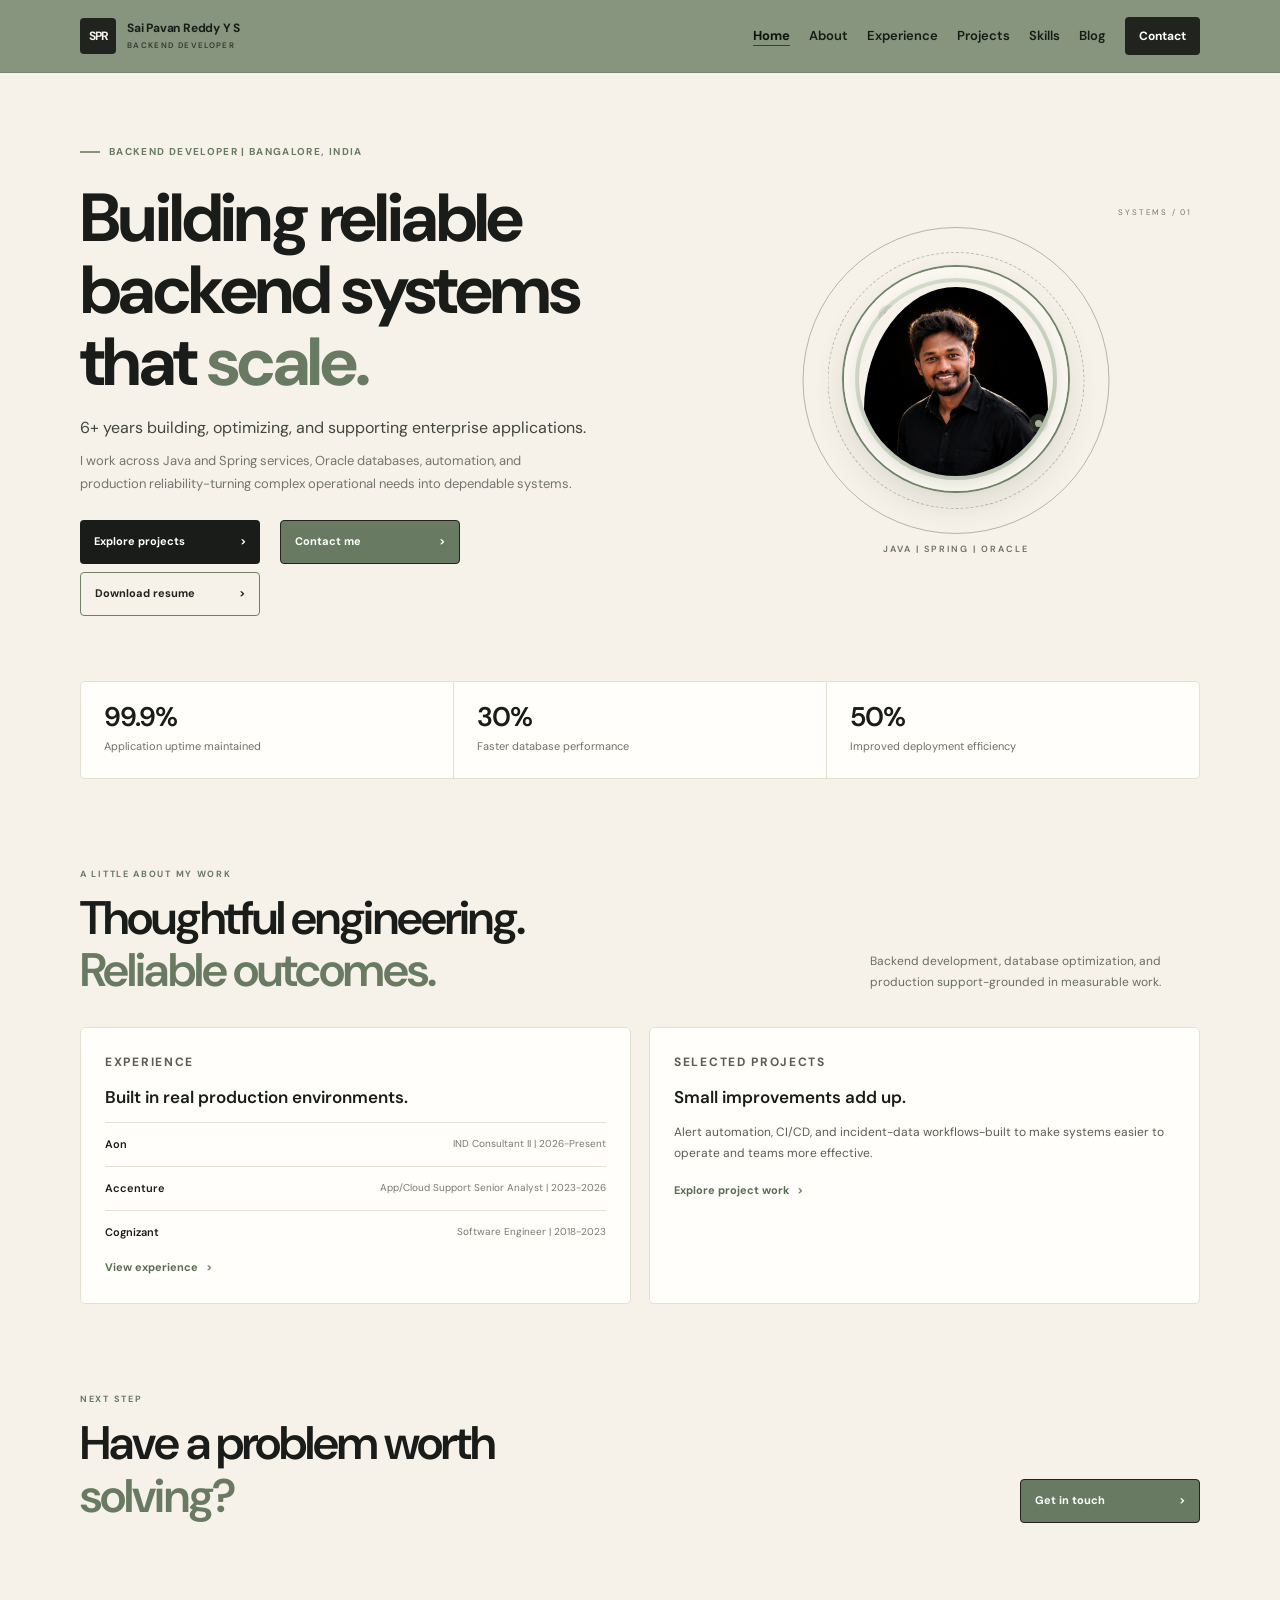
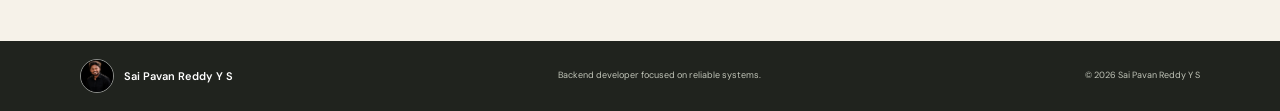
<file: index.html>
<!doctype html>
<html lang="en"><head><meta charset="utf-8"><meta name="viewport" content="width=device-width, initial-scale=1"><meta name="theme-color" content="#f3f6f9"><link rel="icon" type="image/svg+xml" href="assets/spr-favicon.svg"><meta name="description" content="Sai Pavan Reddy Y S is a backend developer in Bangalore specializing in Java, Spring Boot, Oracle, PL/SQL, automation, and reliable enterprise systems."><title>Sai Pavan Reddy Y S | Backend Developer</title><link rel="stylesheet" href="styles.css"><link rel="stylesheet" href="theme.css"><script src="menu.js" defer></script></head>
<body><a class="skip" href="#main">Skip to content</a><header class="header"><nav class="nav wrap" aria-label="Main navigation"><a class="identity" href="index.html" aria-label="Sai Pavan Reddy Y S home"><span class="monogram">SPR</span><span class="identity-name">Sai Pavan Reddy Y S<small>BACKEND DEVELOPER</small></span></a><button class="menu-button" aria-expanded="false" aria-controls="nav-items" aria-label="Open navigation"><span></span><span></span></button><div class="nav-items" id="nav-items"><a aria-current="page" href="index.html">Home</a><a href="about.html">About</a><a href="experience.html">Experience</a><a href="projects.html">Projects</a><a href="skills.html">Skills</a><a href="blog.html">Blog</a><a class="nav-contact" href="contact.html">Contact</a></div></nav></header>
<main id="main"><section class="hero wrap"><div><p class="kicker">Backend Developer  |  Bangalore, India</p><h1>Building reliable<br>backend systems<br>that <em>scale.</em></h1><p class="hero-sub">6+ years building, optimizing, and supporting enterprise applications.</p><p class="hero-detail">I work across Java and Spring services, Oracle databases, automation, and production reliability-turning complex operational needs into dependable systems.</p><div class="actions"><div class="action-stack"><a class="btn btn-main" href="projects.html">Explore projects <span aria-hidden="true">></span></a><a class="btn btn-outline btn-resume" href="SaiPavanReddy_YS_Resume.pdf" download>Download resume <span aria-hidden="true">></span></a></div><a class="btn btn-secondary" href="contact.html">Contact me <span aria-hidden="true">></span></a></div></div><div class="hero-art" role="img" aria-label="Portrait of Sai Pavan Reddy"><span class="art-index">SYSTEMS / 01</span><div class="art-orbit"><span class="art-core"><img src="assets/sai-pavan-reddy.png" alt=""></span></div><span class="art-label">JAVA | SPRING | ORACLE</span></div></section>
<section class="wrap" aria-label="Selected career outcomes"><div class="stats"><div class="stat"><strong>99.9%</strong><span>Application uptime maintained</span></div><div class="stat"><strong>30%</strong><span>Faster database performance</span></div><div class="stat"><strong>50%</strong><span>Improved deployment efficiency</span></div></div></section>
<section class="section wrap"><div class="section-head"><div><p class="eyebrow">A LITTLE ABOUT MY WORK</p><h2>Thoughtful engineering.<br><span>Reliable outcomes.</span></h2></div><p class="section-note">Backend development, database optimization, and production support-grounded in measurable work.</p></div><div class="home-lower"><article class="surface home-panel"><p class="eyebrow">EXPERIENCE</p><h3>Built in real production environments.</h3><div class="role-preview"><strong>Aon</strong><span>IND Consultant II  |  2026-Present</span></div><div class="role-preview"><strong>Accenture</strong><span>App/Cloud Support Senior Analyst  |  2023-2026</span></div><div class="role-preview"><strong>Cognizant</strong><span>Software Engineer  |  2018-2023</span></div><a class="text-link" href="experience.html">View experience <span>></span></a></article><article class="surface home-panel"><p class="eyebrow">SELECTED PROJECTS</p><h3>Small improvements add up.</h3><p>Alert automation, CI/CD, and incident-data workflows-built to make systems easier to operate and teams more effective.</p><a class="text-link" href="projects.html">Explore project work <span>></span></a></article></div></section>
<section class="section wrap" style="padding-top:0"><div class="section-head"><div><p class="eyebrow">NEXT STEP</p><h2>Have a problem worth<br><span>solving?</span></h2></div><a class="btn btn-secondary" href="contact.html">Get in touch <span aria-hidden="true">></span></a></div></section></main>
<footer class="footer"><div class="footer-inner wrap"><a class="footer-brand" href="index.html"><img src="assets/sai-pavan-reddy.png" alt="">Sai Pavan Reddy Y S</a><p>Backend developer focused on reliable systems.</p><span class="copyright">© <span data-year>2026</span> Sai Pavan Reddy Y S</span></div></footer></body></html>
</file>
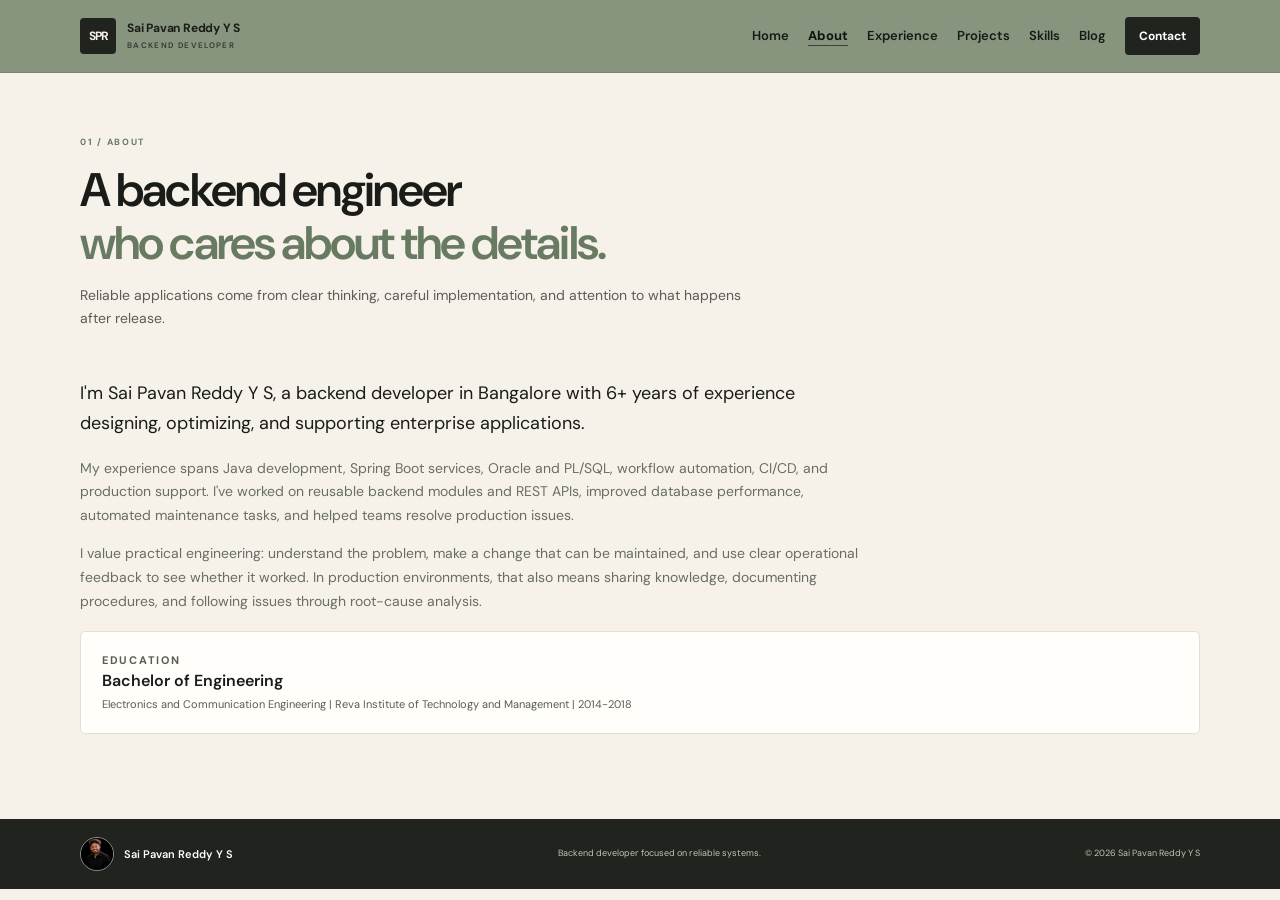
<file: about.html>
<!doctype html>
<html lang="en"><head><meta charset="utf-8"><meta name="viewport" content="width=device-width, initial-scale=1"><meta name="theme-color" content="#f3f6f9"><link rel="icon" type="image/svg+xml" href="assets/spr-favicon.svg"><meta name="description" content="About Sai Pavan Reddy Y S, backend developer with 6+ years of Java, Oracle, automation, and enterprise application experience."><title>About | Sai Pavan Reddy Y S</title><link rel="stylesheet" href="styles.css"><link rel="stylesheet" href="theme.css"><script src="menu.js" defer></script></head><body><a class="skip" href="#main">Skip to content</a><header class="header"><nav class="nav wrap" aria-label="Main navigation"><a class="identity" href="index.html"><span class="monogram">SPR</span><span class="identity-name">Sai Pavan Reddy Y S<small>BACKEND DEVELOPER</small></span></a><button class="menu-button" aria-expanded="false" aria-controls="nav-items" aria-label="Open navigation"><span></span><span></span></button><div class="nav-items" id="nav-items"><a href="index.html">Home</a><a aria-current="page" href="about.html">About</a><a href="experience.html">Experience</a><a href="projects.html">Projects</a><a href="skills.html">Skills</a><a href="blog.html">Blog</a><a class="nav-contact" href="contact.html">Contact</a></div></nav></header><main id="main"><section class="page-intro wrap"><p class="eyebrow">01 / ABOUT</p><h1 class="page-title">A backend engineer<br><span>who cares about the details.</span></h1><p>Reliable applications come from clear thinking, careful implementation, and attention to what happens after release.</p></section><section class="content-section wrap"><div class="prose"><p class="lead">I'm Sai Pavan Reddy Y S, a backend developer in Bangalore with 6+ years of experience designing, optimizing, and supporting enterprise applications.</p><p>My experience spans Java development, Spring Boot services, Oracle and PL/SQL, workflow automation, CI/CD, and production support. I've worked on reusable backend modules and REST APIs, improved database performance, automated maintenance tasks, and helped teams resolve production issues.</p><p>I value practical engineering: understand the problem, make a change that can be maintained, and use clear operational feedback to see whether it worked. In production environments, that also means sharing knowledge, documenting procedures, and following issues through root-cause analysis.</p></div><div class="surface education-row"><p class="eyebrow">EDUCATION</p><h2>Bachelor of Engineering</h2><p>Electronics and Communication Engineering  |  Reva Institute of Technology and Management  |  2014-2018</p></div></section></main><footer class="footer"><div class="footer-inner wrap"><a class="footer-brand" href="index.html"><img src="assets/sai-pavan-reddy.png" alt="">Sai Pavan Reddy Y S</a><p>Backend developer focused on reliable systems.</p><span class="copyright">© <span data-year>2026</span> Sai Pavan Reddy Y S</span></div></footer></body></html>
</file>
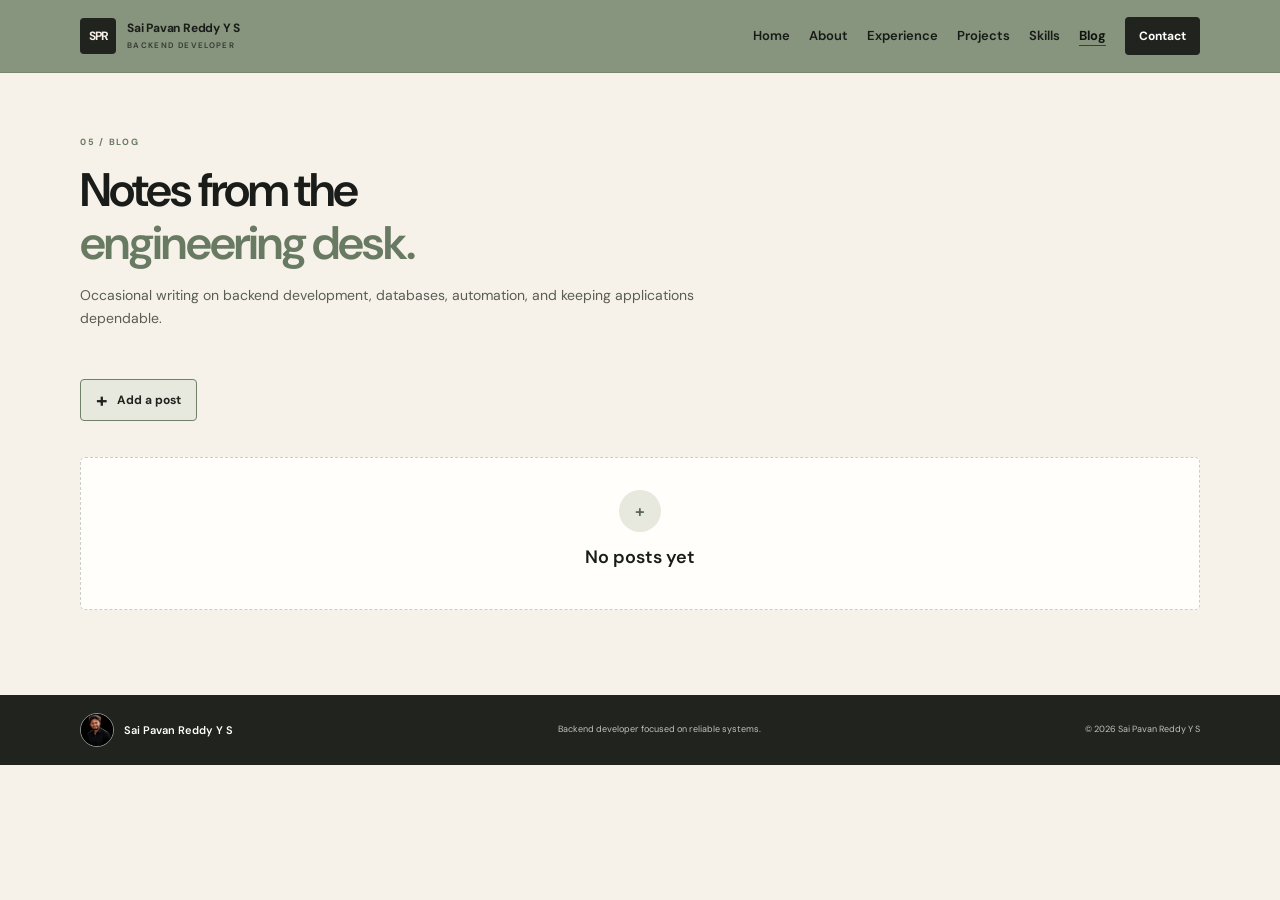
<file: blog.html>
<!doctype html>
<html lang="en"><head><meta charset="utf-8"><meta name="viewport" content="width=device-width, initial-scale=1"><meta name="theme-color" content="#f3f6f9"><link rel="icon" type="image/svg+xml" href="assets/spr-favicon.svg"><meta name="description" content="Blog by Sai Pavan Reddy Y S."><title>Blog | Sai Pavan Reddy Y S</title><link rel="stylesheet" href="styles.css"><link rel="stylesheet" href="theme.css"><script src="menu.js" defer></script><script src="blog.js" defer></script></head><body><a class="skip" href="#main">Skip to content</a><header class="header"><nav class="nav wrap" aria-label="Main navigation"><a class="identity" href="index.html"><span class="monogram">SPR</span><span class="identity-name">Sai Pavan Reddy Y S<small>BACKEND DEVELOPER</small></span></a><button class="menu-button" aria-expanded="false" aria-controls="nav-items" aria-label="Open navigation"><span></span><span></span></button><div class="nav-items" id="nav-items"><a href="index.html">Home</a><a href="about.html">About</a><a href="experience.html">Experience</a><a href="projects.html">Projects</a><a href="skills.html">Skills</a><a aria-current="page" href="blog.html">Blog</a><a class="nav-contact" href="contact.html">Contact</a></div></nav></header><main id="main"><section class="page-intro wrap"><p class="eyebrow">05 / BLOG</p><h1 class="page-title">Notes from the<br><span>engineering desk.</span></h1><p>Occasional writing on backend development, databases, automation, and keeping applications dependable.</p></section><section class="content-section wrap"><div class="blog-toolbar"><button class="add-post-button" id="add-post-toggle" type="button" aria-expanded="false" aria-controls="post-editor"><span aria-hidden="true">+</span> Add a post</button></div><form class="surface post-editor" id="post-editor" hidden><div class="editor-heading"><p class="eyebrow">NEW ARTICLE</p><h2>Write a post</h2></div><label for="post-title">Title</label><input id="post-title" name="title" type="text" maxlength="100" required><div class="editor-row"><div><label for="post-category">Topic <span>(optional)</span></label><input id="post-category" name="category" type="text" maxlength="40" placeholder="Backend, databases, automation..."></div><div><label for="post-date">Date</label><input id="post-date" name="date" type="date" required></div></div><label for="post-summary">Short introduction</label><textarea id="post-summary" name="summary" rows="3" maxlength="240" required></textarea><label for="post-body">Article</label><textarea id="post-body" name="body" rows="8" required></textarea><p class="editor-message" id="editor-message" aria-live="polite"></p><div class="editor-actions"><button class="btn btn-main" type="submit">Save post <span aria-hidden="true">></span></button><button class="editor-cancel" id="cancel-post" type="button">Cancel</button></div></form><div class="post-list" id="post-list" aria-live="polite"></div><div class="post-empty" id="post-empty"><span class="empty-mark" aria-hidden="true">+</span><h2>No posts yet</h2></div></section></main><footer class="footer"><div class="footer-inner wrap"><a class="footer-brand" href="index.html"><img src="assets/sai-pavan-reddy.png" alt="">Sai Pavan Reddy Y S</a><p>Backend developer focused on reliable systems.</p><span class="copyright">© <span data-year>2026</span> Sai Pavan Reddy Y S</span></div></footer></body></html>
</file>
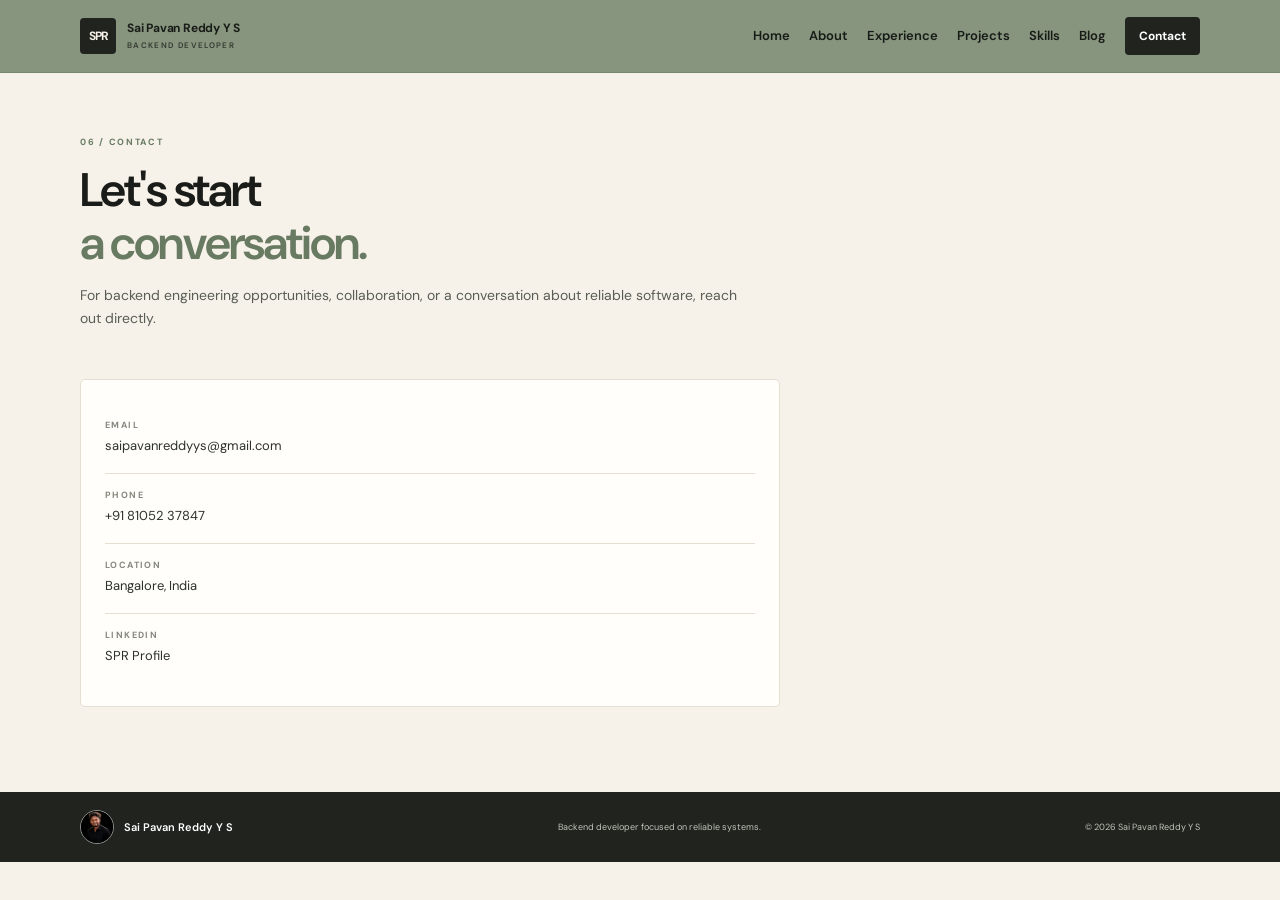
<file: contact.html>
<!doctype html>
<html lang="en"><head><meta charset="utf-8"><meta name="viewport" content="width=device-width, initial-scale=1"><meta name="theme-color" content="#f3f6f9"><link rel="icon" type="image/svg+xml" href="assets/spr-favicon.svg"><meta name="description" content="Contact Sai Pavan Reddy Y S, backend developer in Bangalore, India."><title>Contact | Sai Pavan Reddy Y S</title><link rel="stylesheet" href="styles.css"><link rel="stylesheet" href="theme.css"><script src="menu.js" defer></script></head><body><a class="skip" href="#main">Skip to content</a><header class="header"><nav class="nav wrap" aria-label="Main navigation"><a class="identity" href="index.html"><span class="monogram">SPR</span><span class="identity-name">Sai Pavan Reddy Y S<small>BACKEND DEVELOPER</small></span></a><button class="menu-button" aria-expanded="false" aria-controls="nav-items" aria-label="Open navigation"><span></span><span></span></button><div class="nav-items" id="nav-items"><a href="index.html">Home</a><a href="about.html">About</a><a href="experience.html">Experience</a><a href="projects.html">Projects</a><a href="skills.html">Skills</a><a href="blog.html">Blog</a><a class="nav-contact" aria-current="page" href="contact.html">Contact</a></div></nav></header><main id="main"><section class="page-intro wrap"><p class="eyebrow">06 / CONTACT</p><h1 class="page-title">Let's start<br><span>a conversation.</span></h1><p>For backend engineering opportunities, collaboration, or a conversation about reliable software, reach out directly.</p></section><section class="content-section wrap"><div class="contact-layout contact-layout-single"><div class="surface contact-card"><a class="contact-row" href="mailto:saipavanreddyys@gmail.com"><small>EMAIL</small><span>saipavanreddyys@gmail.com</span></a><a class="contact-row" href="tel:+918105237847"><small>PHONE</small><span>+91 81052 37847</span></a><div class="contact-row"><small>LOCATION</small><span>Bangalore, India</span></div><a class="contact-row" href="https://www.linkedin.com/in/sai-pavan-reddy-y-s-6273aa115/?isSelfProfile=true" target="_blank" rel="noopener noreferrer"><small>LINKEDIN</small><span>SPR Profile</span></a></div></div></section></main><footer class="footer"><div class="footer-inner wrap"><a class="footer-brand" href="index.html"><img src="assets/sai-pavan-reddy.png" alt="">Sai Pavan Reddy Y S</a><p>Backend developer focused on reliable systems.</p><span class="copyright">© <span data-year>2026</span> Sai Pavan Reddy Y S</span></div></footer></body></html>
</file>
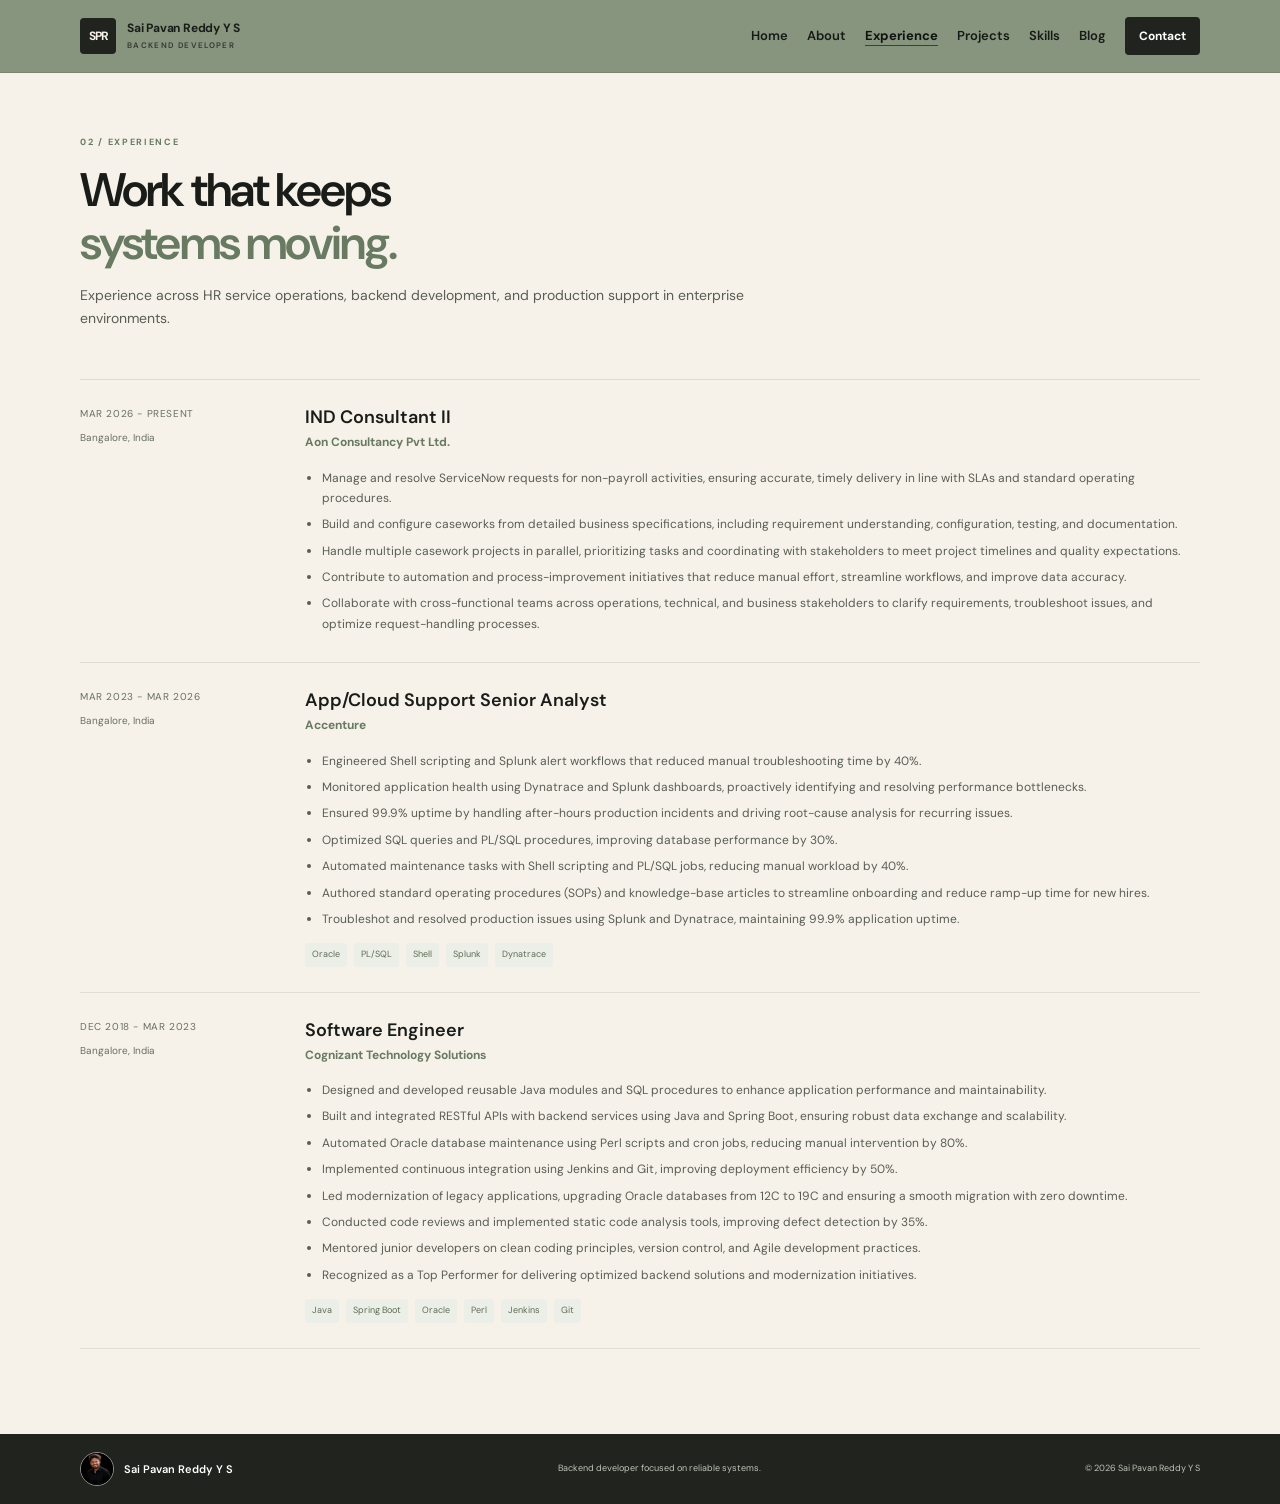
<file: experience.html>
<!doctype html>
<html lang="en"><head><meta charset="utf-8"><meta name="viewport" content="width=device-width, initial-scale=1"><meta name="theme-color" content="#f3f6f9"><link rel="icon" type="image/svg+xml" href="assets/spr-favicon.svg"><meta name="description" content="Professional experience of Sai Pavan Reddy Y S at Aon, Accenture, and Cognizant."><title>Experience | Sai Pavan Reddy Y S</title><link rel="stylesheet" href="styles.css"><link rel="stylesheet" href="theme.css"><script src="menu.js" defer></script></head><body><a class="skip" href="#main">Skip to content</a><header class="header"><nav class="nav wrap" aria-label="Main navigation"><a class="identity" href="index.html"><span class="monogram">SPR</span><span class="identity-name">Sai Pavan Reddy Y S<small>BACKEND DEVELOPER</small></span></a><button class="menu-button" aria-expanded="false" aria-controls="nav-items" aria-label="Open navigation"><span></span><span></span></button><div class="nav-items" id="nav-items"><a href="index.html">Home</a><a href="about.html">About</a><a aria-current="page" href="experience.html">Experience</a><a href="projects.html">Projects</a><a href="skills.html">Skills</a><a href="blog.html">Blog</a><a class="nav-contact" href="contact.html">Contact</a></div></nav></header><main id="main"><section class="page-intro wrap"><p class="eyebrow">02 / EXPERIENCE</p><h1 class="page-title">Work that keeps<br><span>systems moving.</span></h1><p>Experience across HR service operations, backend development, and production support in enterprise environments.</p></section><section class="content-section wrap"><div class="timeline"><article class="timeline-item"><div class="timeline-meta">MAR 2026 - PRESENT<span>Bangalore, India</span></div><div class="timeline-body"><h2>IND Consultant II</h2><h3>Aon Consultancy Pvt Ltd.</h3><ul><li>Manage and resolve ServiceNow requests for non-payroll activities, ensuring accurate, timely delivery in line with SLAs and standard operating procedures.</li><li>Build and configure caseworks from detailed business specifications, including requirement understanding, configuration, testing, and documentation.</li><li>Handle multiple casework projects in parallel, prioritizing tasks and coordinating with stakeholders to meet project timelines and quality expectations.</li><li>Contribute to automation and process-improvement initiatives that reduce manual effort, streamline workflows, and improve data accuracy.</li><li>Collaborate with cross-functional teams across operations, technical, and business stakeholders to clarify requirements, troubleshoot issues, and optimize request-handling processes.</li></ul></div></article><article class="timeline-item"><div class="timeline-meta">MAR 2023 - MAR 2026<span>Bangalore, India</span></div><div class="timeline-body"><h2>App/Cloud Support Senior Analyst</h2><h3>Accenture</h3><ul><li>Engineered Shell scripting and Splunk alert workflows that reduced manual troubleshooting time by 40%.</li><li>Monitored application health using Dynatrace and Splunk dashboards, proactively identifying and resolving performance bottlenecks.</li><li>Ensured 99.9% uptime by handling after-hours production incidents and driving root-cause analysis for recurring issues.</li><li>Optimized SQL queries and PL/SQL procedures, improving database performance by 30%.</li><li>Automated maintenance tasks with Shell scripting and PL/SQL jobs, reducing manual workload by 40%.</li><li>Authored standard operating procedures (SOPs) and knowledge-base articles to streamline onboarding and reduce ramp-up time for new hires.</li><li>Troubleshot and resolved production issues using Splunk and Dynatrace, maintaining 99.9% application uptime.</li></ul><div class="tag-row"><span>Oracle</span><span>PL/SQL</span><span>Shell</span><span>Splunk</span><span>Dynatrace</span></div></div></article><article class="timeline-item"><div class="timeline-meta">DEC 2018 - MAR 2023<span>Bangalore, India</span></div><div class="timeline-body"><h2>Software Engineer</h2><h3>Cognizant Technology Solutions</h3><ul><li>Designed and developed reusable Java modules and SQL procedures to enhance application performance and maintainability.</li><li>Built and integrated RESTful APIs with backend services using Java and Spring Boot, ensuring robust data exchange and scalability.</li><li>Automated Oracle database maintenance using Perl scripts and cron jobs, reducing manual intervention by 80%.</li><li>Implemented continuous integration using Jenkins and Git, improving deployment efficiency by 50%.</li><li>Led modernization of legacy applications, upgrading Oracle databases from 12C to 19C and ensuring a smooth migration with zero downtime.</li><li>Conducted code reviews and implemented static code analysis tools, improving defect detection by 35%.</li><li>Mentored junior developers on clean coding principles, version control, and Agile development practices.</li><li>Recognized as a Top Performer for delivering optimized backend solutions and modernization initiatives.</li></ul><div class="tag-row"><span>Java</span><span>Spring Boot</span><span>Oracle</span><span>Perl</span><span>Jenkins</span><span>Git</span></div></div></article></div></section></main><footer class="footer"><div class="footer-inner wrap"><a class="footer-brand" href="index.html"><img src="assets/sai-pavan-reddy.png" alt="">Sai Pavan Reddy Y S</a><p>Backend developer focused on reliable systems.</p><span class="copyright">© <span data-year>2026</span> Sai Pavan Reddy Y S</span></div></footer></body></html>
</file>
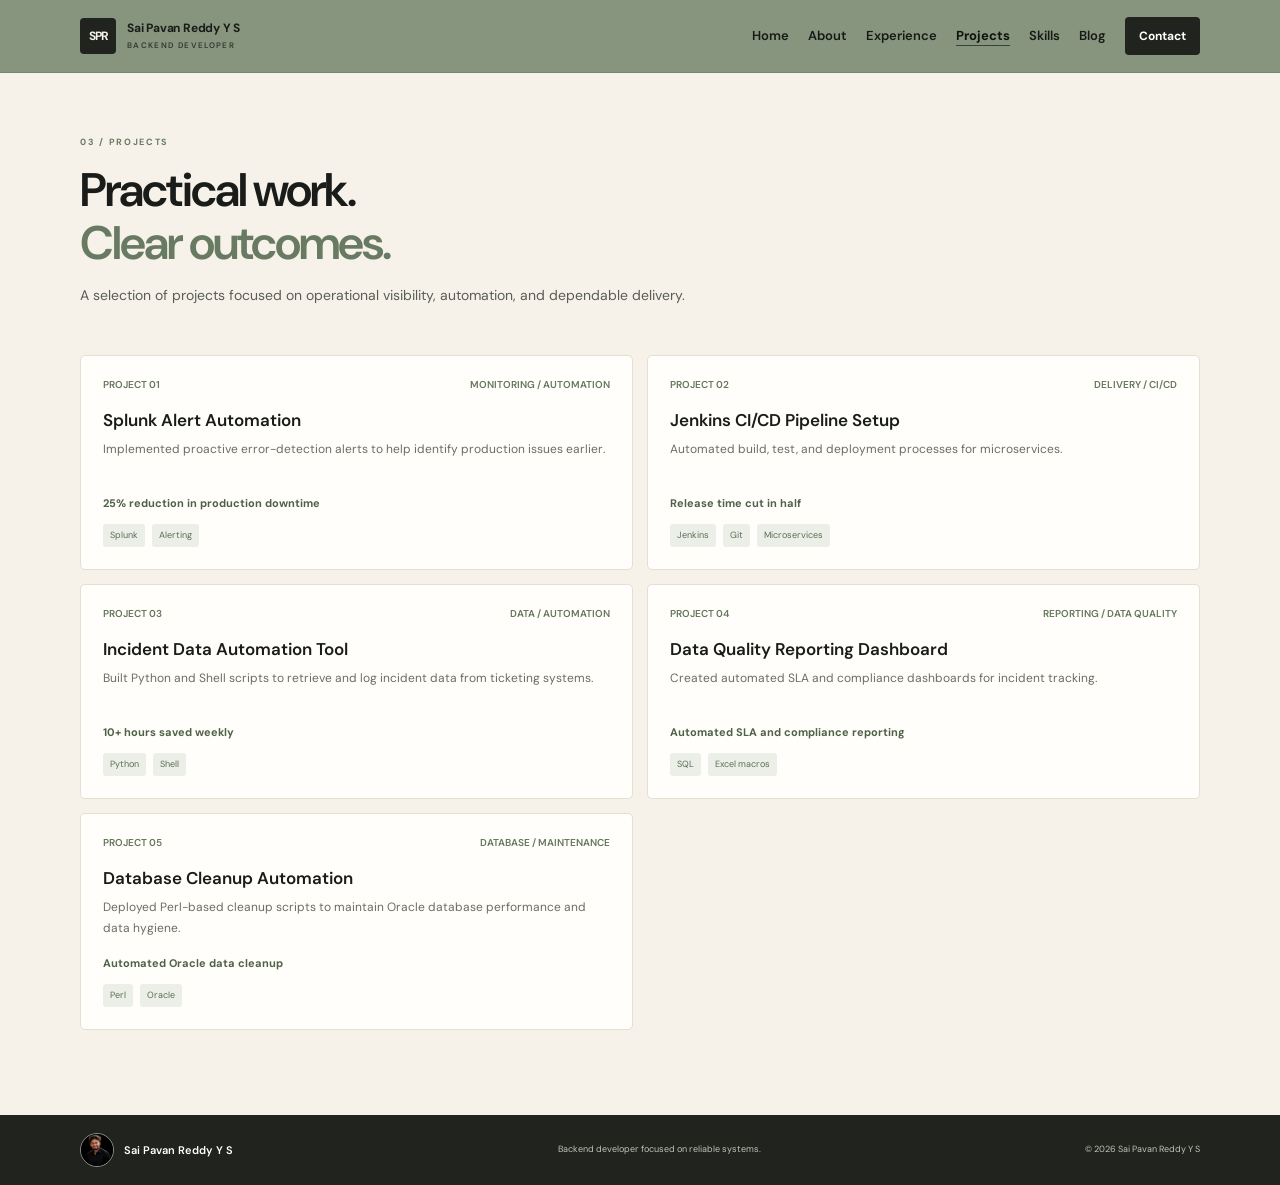
<file: projects.html>
<!doctype html>
<html lang="en"><head><meta charset="utf-8"><meta name="viewport" content="width=device-width, initial-scale=1"><meta name="theme-color" content="#f3f6f9"><link rel="icon" type="image/svg+xml" href="assets/spr-favicon.svg"><meta name="description" content="Selected automation and backend projects by Sai Pavan Reddy Y S."><title>Projects | Sai Pavan Reddy Y S</title><link rel="stylesheet" href="styles.css"><link rel="stylesheet" href="theme.css"><script src="menu.js" defer></script></head><body><a class="skip" href="#main">Skip to content</a><header class="header"><nav class="nav wrap" aria-label="Main navigation"><a class="identity" href="index.html"><span class="monogram">SPR</span><span class="identity-name">Sai Pavan Reddy Y S<small>BACKEND DEVELOPER</small></span></a><button class="menu-button" aria-expanded="false" aria-controls="nav-items" aria-label="Open navigation"><span></span><span></span></button><div class="nav-items" id="nav-items"><a href="index.html">Home</a><a href="about.html">About</a><a href="experience.html">Experience</a><a aria-current="page" href="projects.html">Projects</a><a href="skills.html">Skills</a><a href="blog.html">Blog</a><a class="nav-contact" href="contact.html">Contact</a></div></nav></header><main id="main"><section class="page-intro wrap"><p class="eyebrow">03 / PROJECTS</p><h1 class="page-title">Practical work.<br><span>Clear outcomes.</span></h1><p>A selection of projects focused on operational visibility, automation, and dependable delivery.</p></section><section class="content-section wrap"><div class="project-list"><article class="surface project"><div class="project-top"><span>PROJECT 01</span><span>MONITORING / AUTOMATION</span></div><h2>Splunk Alert Automation</h2><p>Implemented proactive error-detection alerts to help identify production issues earlier.</p><div class="project-outcome">25% reduction in production downtime</div><div class="tag-row"><span>Splunk</span><span>Alerting</span></div></article><article class="surface project"><div class="project-top"><span>PROJECT 02</span><span>DELIVERY / CI/CD</span></div><h2>Jenkins CI/CD Pipeline Setup</h2><p>Automated build, test, and deployment processes for microservices.</p><div class="project-outcome">Release time cut in half</div><div class="tag-row"><span>Jenkins</span><span>Git</span><span>Microservices</span></div></article><article class="surface project"><div class="project-top"><span>PROJECT 03</span><span>DATA / AUTOMATION</span></div><h2>Incident Data Automation Tool</h2><p>Built Python and Shell scripts to retrieve and log incident data from ticketing systems.</p><div class="project-outcome">10+ hours saved weekly</div><div class="tag-row"><span>Python</span><span>Shell</span></div></article><article class="surface project"><div class="project-top"><span>PROJECT 04</span><span>REPORTING / DATA QUALITY</span></div><h2>Data Quality Reporting Dashboard</h2><p>Created automated SLA and compliance dashboards for incident tracking.</p><div class="project-outcome">Automated SLA and compliance reporting</div><div class="tag-row"><span>SQL</span><span>Excel macros</span></div></article><article class="surface project"><div class="project-top"><span>PROJECT 05</span><span>DATABASE / MAINTENANCE</span></div><h2>Database Cleanup Automation</h2><p>Deployed Perl-based cleanup scripts to maintain Oracle database performance and data hygiene.</p><div class="project-outcome">Automated Oracle data cleanup</div><div class="tag-row"><span>Perl</span><span>Oracle</span></div></article></div></section></main><footer class="footer"><div class="footer-inner wrap"><a class="footer-brand" href="index.html"><img src="assets/sai-pavan-reddy.png" alt="">Sai Pavan Reddy Y S</a><p>Backend developer focused on reliable systems.</p><span class="copyright">© <span data-year>2026</span> Sai Pavan Reddy Y S</span></div></footer></body></html>
</file>
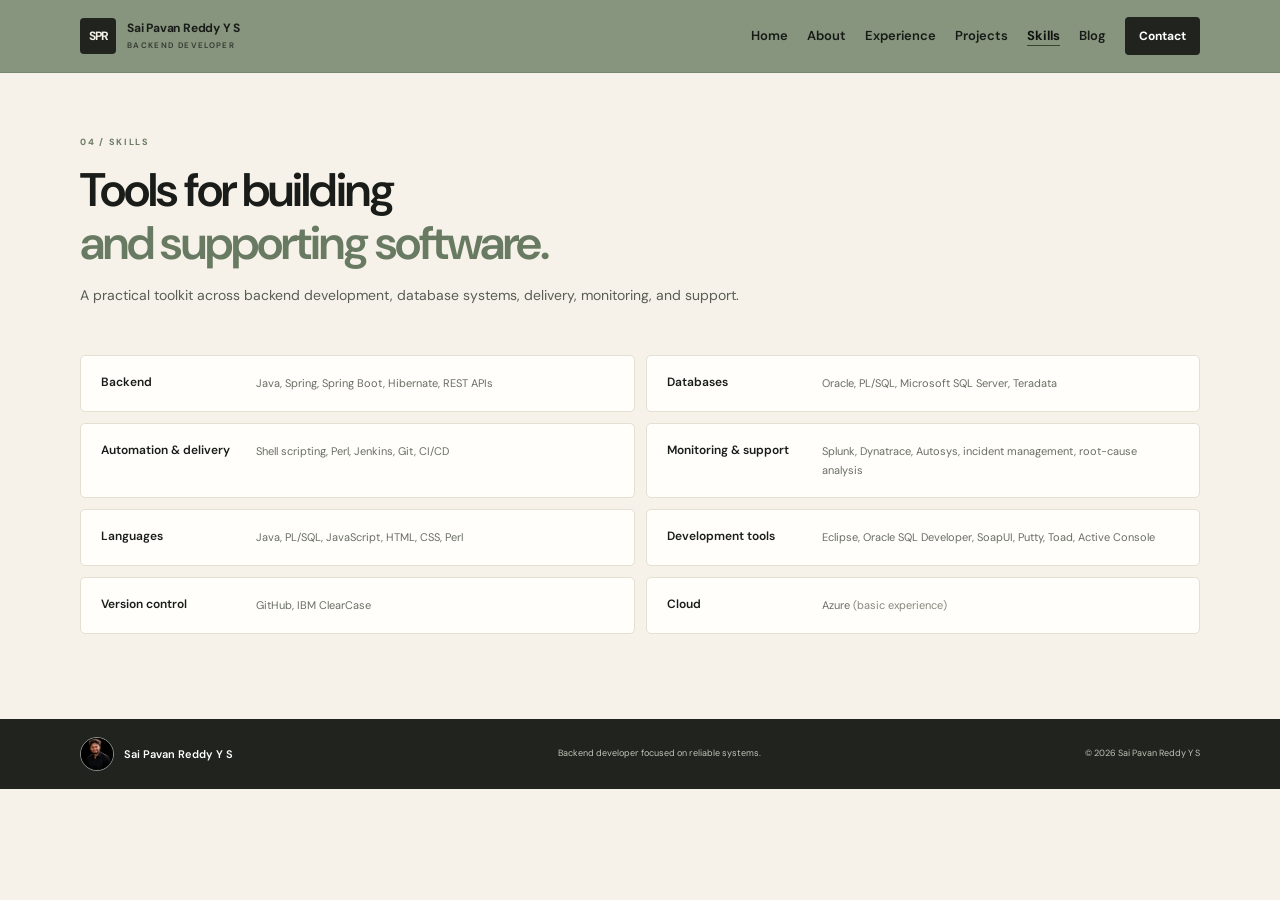
<file: skills.html>
<!doctype html>
<html lang="en"><head><meta charset="utf-8"><meta name="viewport" content="width=device-width, initial-scale=1"><meta name="theme-color" content="#f3f6f9"><link rel="icon" type="image/svg+xml" href="assets/spr-favicon.svg"><meta name="description" content="Technical skills and tools of Sai Pavan Reddy Y S."><title>Skills | Sai Pavan Reddy Y S</title><link rel="stylesheet" href="styles.css"><link rel="stylesheet" href="theme.css"><script src="menu.js" defer></script></head><body><a class="skip" href="#main">Skip to content</a><header class="header"><nav class="nav wrap" aria-label="Main navigation"><a class="identity" href="index.html"><span class="monogram">SPR</span><span class="identity-name">Sai Pavan Reddy Y S<small>BACKEND DEVELOPER</small></span></a><button class="menu-button" aria-expanded="false" aria-controls="nav-items" aria-label="Open navigation"><span></span><span></span></button><div class="nav-items" id="nav-items"><a href="index.html">Home</a><a href="about.html">About</a><a href="experience.html">Experience</a><a href="projects.html">Projects</a><a aria-current="page" href="skills.html">Skills</a><a href="blog.html">Blog</a><a class="nav-contact" href="contact.html">Contact</a></div></nav></header><main id="main"><section class="page-intro wrap"><p class="eyebrow">04 / SKILLS</p><h1 class="page-title">Tools for building<br><span>and supporting software.</span></h1><p>A practical toolkit across backend development, database systems, delivery, monitoring, and support.</p></section><section class="content-section wrap"><div class="skills-list"><article class="surface skill"><h2>Backend</h2><p>Java, Spring, Spring Boot, Hibernate, REST APIs</p></article><article class="surface skill"><h2>Databases</h2><p>Oracle, PL/SQL, Microsoft SQL Server, Teradata</p></article><article class="surface skill"><h2>Automation &amp; delivery</h2><p>Shell scripting, Perl, Jenkins, Git, CI/CD</p></article><article class="surface skill"><h2>Monitoring &amp; support</h2><p>Splunk, Dynatrace, Autosys, incident management, root-cause analysis</p></article><article class="surface skill"><h2>Languages</h2><p>Java, PL/SQL, JavaScript, HTML, CSS, Perl</p></article><article class="surface skill"><h2>Development tools</h2><p>Eclipse, Oracle SQL Developer, SoapUI, Putty, Toad, Active Console</p></article><article class="surface skill"><h2>Version control</h2><p>GitHub, IBM ClearCase</p></article><article class="surface skill"><h2>Cloud</h2><p>Azure <span style="color:var(--muted)">(basic experience)</span></p></article></div></section></main><footer class="footer"><div class="footer-inner wrap"><a class="footer-brand" href="index.html"><img src="assets/sai-pavan-reddy.png" alt="">Sai Pavan Reddy Y S</a><p>Backend developer focused on reliable systems.</p><span class="copyright">© <span data-year>2026</span> Sai Pavan Reddy Y S</span></div></footer></body></html>
</file>
<file: styles.css>
@import url('https://fonts.googleapis.com/css2?family=DM+Sans:wght@400;500;600;700&family=Space+Grotesk:wght@400;500;600;700&display=swap');

:root{--ink:#142235;--body:#526174;--muted:#8190a0;--paper:#f3f6f9;--white:#fff;--line:#dfe6ed;--blue:#244c78;--blue-dark:#173756;--accent:#d99745;--accent-soft:#f7ead8;--max:1120px;--display:'Space Grotesk',sans-serif;--text:'DM Sans',sans-serif}
*{box-sizing:border-box}html{scroll-behavior:smooth;scroll-padding-top:90px}body{margin:0;background:var(--paper);color:var(--ink);font:15px/1.7 var(--text),Arial,sans-serif;-webkit-font-smoothing:antialiased}a{color:inherit;text-decoration:none}a:focus-visible,button:focus-visible{outline:3px solid var(--accent);outline-offset:3px}.wrap{width:min(var(--max),calc(100% - 52px));margin:auto}.skip{position:absolute;left:14px;top:-50px;padding:9px 14px;background:var(--blue-dark);color:white;border-radius:4px;z-index:50}.skip:focus{top:10px}
.header{position:sticky;top:0;z-index:20;background:rgba(243,246,249,.95);backdrop-filter:blur(12px);border-bottom:1px solid var(--line)}.nav{height:76px;display:flex;align-items:center;justify-content:space-between}.identity{display:flex;align-items:center;gap:11px}.monogram{width:36px;height:36px;background:var(--blue-dark);color:#fff;border-radius:4px;display:grid;place-items:center;font:700 15px var(--display);letter-spacing:-1px}.identity-name{font:700 13px/1.15 var(--display);letter-spacing:-.2px}.identity-name small{display:block;margin-top:5px;font:600 8px var(--text);letter-spacing:1.5px;color:var(--muted)}.nav-items{display:flex;align-items:center;gap:22px}.nav-items a{font-size:11px;color:#58687a;transition:color .16s}.nav-items a:hover,.nav-items a[aria-current=page]{color:var(--blue);font-weight:700}.nav-items .nav-contact{padding:9px 13px;border-radius:4px;background:var(--blue);color:#fff}.nav-items .nav-contact:hover{background:var(--blue-dark);color:#fff}.menu-button{display:none;border:1px solid var(--line);background:white;width:40px;height:38px;border-radius:4px}.menu-button span{display:block;width:16px;height:1.5px;background:var(--blue-dark);margin:4px auto;transition:transform .15s}
.hero{display:grid;grid-template-columns:1.1fr .9fr;gap:50px;align-items:center;padding:78px 0 74px;min-height:485px}.kicker{display:flex;align-items:center;gap:9px;color:var(--blue);font-size:10px;font-weight:700;letter-spacing:1.7px;text-transform:uppercase}.kicker:before{content:"";width:20px;height:2px;background:var(--accent)}h1,h2,h3,p{margin-top:0}.hero h1{font:600 clamp(44px,6vw,68px)/1.04 var(--display);letter-spacing:-3px;margin:22px 0 16px;max-width:610px}.hero h1 em{font-style:normal;color:var(--blue)}.hero-sub{max-width:510px;color:var(--body);font-size:16px;margin-bottom:9px}.hero-detail{max-width:500px;color:var(--muted);font-size:13px;margin-bottom:25px}.actions{display:flex;align-items:center;gap:18px}.btn{display:inline-flex;align-items:center;gap:13px;padding:12px 16px;border-radius:4px;font-size:11px;font-weight:700;transition:transform .17s,background .17s}.btn:hover{transform:translateY(-2px)}.btn-main{background:var(--blue);color:#fff}.btn-main:hover{background:var(--blue-dark)}.btn-quiet{color:var(--blue)}.hero-art{min-height:330px;position:relative;overflow:hidden;background:var(--blue-dark);border-radius:5px;padding:24px;display:flex;align-items:flex-end}.hero-art:before,.hero-art:after{content:"";position:absolute;border:1px solid rgba(218,231,241,.17);transform:rotate(45deg)}.hero-art:before{width:320px;height:320px;right:-70px;top:-92px}.hero-art:after{width:190px;height:190px;right:5px;top:-28px}.art-orbit{position:absolute;width:215px;height:215px;border-radius:50%;border:1px solid rgba(218,231,241,.32);top:47px;left:50%;transform:translateX(-50%)}.art-orbit:before,.art-orbit:after{content:"";position:absolute;border-radius:50%;background:var(--accent);width:9px;height:9px;box-shadow:0 0 0 6px rgba(217,151,69,.16)}.art-orbit:before{top:33px;left:29px}.art-orbit:after{right:15px;bottom:53px;width:7px;height:7px;background:#8fb4cd;box-shadow:0 0 0 6px rgba(143,180,205,.13)}.art-core{position:absolute;top:50%;left:50%;transform:translate(-50%,-50%);width:91px;height:91px;border:1px solid rgba(255,255,255,.28);border-radius:50%;display:grid;place-items:center;color:#fff;font:600 12px var(--display);letter-spacing:1px}.art-core:before,.art-core:after{content:"";position:absolute;width:7px;height:7px;border-radius:50%;background:#91b7cf}.art-core:before{top:-34px;left:-28px}.art-core:after{bottom:-25px;right:-33px;background:var(--accent)}.art-label{position:relative;z-index:1;color:#dce7ee;font-size:9px;font-weight:600;letter-spacing:1.8px}.art-index{position:absolute;z-index:1;right:23px;top:22px;color:#a9bdcc;font-size:9px;letter-spacing:1.5px}
.stats{display:grid;grid-template-columns:repeat(3,1fr);gap:1px;background:var(--line);border:1px solid var(--line);border-radius:5px;overflow:hidden}.stat{background:#fff;padding:19px 23px}.stat strong{display:block;font:600 27px/1.2 var(--display);letter-spacing:-1px;color:var(--blue-dark)}.stat span{color:var(--body);font-size:11px}.section{padding:88px 0}.section-head{display:flex;align-items:flex-end;justify-content:space-between;gap:25px;margin-bottom:30px}.section-head h2,.page-title{font:600 clamp(33px,4vw,47px)/1.12 var(--display);letter-spacing:-1.9px;margin:10px 0 0}.section-head h2 span,.page-title span{color:var(--blue)}.section-note{max-width:330px;color:var(--muted);font-size:12px;margin:0 0 5px}.eyebrow{color:var(--blue);font-size:9px;letter-spacing:1.7px;font-weight:700;text-transform:uppercase;margin:0}.surface{background:#fff;border:1px solid var(--line);border-radius:5px}.home-lower{display:grid;grid-template-columns:1fr 1fr;gap:18px}.home-panel{padding:24px}.home-panel h3{font:600 17px var(--display);margin-bottom:14px}.home-panel p{font-size:12px;color:var(--body);margin-bottom:14px}.text-link{color:var(--blue);font-size:11px;font-weight:700}.text-link span{color:var(--accent);padding-left:5px}.role-preview{display:flex;justify-content:space-between;gap:15px;padding:12px 0;border-top:1px solid var(--line);font-size:11px}.role-preview strong{font-weight:600}.role-preview span{color:var(--muted);font-size:10px}.page-intro{padding:62px 0 34px}.page-intro .page-title{margin-top:14px}.page-intro p:not(.eyebrow){max-width:670px;color:var(--body);font-size:14px;margin:14px 0 0}.content-section{padding:14px 0 85px}.prose{max-width:790px}.prose p{color:var(--body);font-size:14px}.prose .lead{font-size:18px;line-height:1.65;color:var(--ink)}.two-col{display:grid;grid-template-columns:1fr 1fr;gap:16px}.info-card{padding:21px}.info-card h3{font:600 15px var(--display);margin:4px 0 8px}.info-card p{color:var(--body);font-size:12px;margin:0}.card-index{color:var(--accent);font:600 10px var(--display)}.timeline{border-top:1px solid var(--line)}.timeline-item{display:grid;grid-template-columns:195px 1fr;gap:30px;padding:25px 0;border-bottom:1px solid var(--line)}.timeline-meta{color:var(--muted);font-size:10px;letter-spacing:.6px}.timeline-meta span{display:block;margin-top:7px;letter-spacing:0}.timeline-body h2{font:600 18px var(--display);margin:0 0 3px}.timeline-body h3{font-size:12px;color:var(--blue);margin:0 0 12px}.timeline-body ul{color:var(--body);font-size:12px;padding-left:17px;margin:0}.timeline-body li{padding:3px 0}.project-list{display:grid;grid-template-columns:repeat(2,1fr);gap:14px}.project{padding:22px;min-height:215px;display:flex;flex-direction:column}.project-top{display:flex;justify-content:space-between;color:var(--accent);font:600 10px var(--display)}.project h2{font:600 17px var(--display);margin:18px 0 8px}.project p{font-size:12px;color:var(--body);margin:0}.project-outcome{margin-top:auto;padding-top:16px;color:var(--blue);font-size:11px;font-weight:700}.tag-row{display:flex;flex-wrap:wrap;gap:7px;margin-top:11px}.tag-row span{background:#edf2f6;color:#526b83;padding:4px 7px;border-radius:3px;font-size:9px}.skills-list{display:grid;grid-template-columns:repeat(2,1fr);gap:11px}.skill{display:grid;grid-template-columns:140px 1fr;gap:15px;padding:18px 20px}.skill h2{font:600 12px var(--display);margin:0}.skill p{font-size:11px;color:var(--body);margin:0}.callout{padding:20px 22px;margin-top:15px;background:#f7ead8;border-left:3px solid var(--accent);color:#69553b;font-size:12px}.post-empty{padding:32px;background:#fff;border:1px dashed #bdcbd7;border-radius:5px;text-align:center}.post-empty .empty-mark{margin:0 auto 13px;width:42px;height:42px;border-radius:50%;display:grid;place-items:center;background:var(--accent-soft);color:#9c6b2b;font:600 17px var(--display)}.post-empty h2{font:600 18px var(--display);margin:0 0 8px}.post-empty p{max-width:440px;margin:0 auto 16px;color:var(--body);font-size:12px}.contact-layout{display:grid;grid-template-columns:1fr .8fr;gap:20px}.contact-card{padding:24px}.contact-row{display:block;padding:14px 0;border-bottom:1px solid var(--line)}.contact-row:last-child{border-bottom:0}.contact-row small{display:block;color:var(--muted);font-size:9px;letter-spacing:1.4px;font-weight:700}.contact-row span{font-size:13px;color:var(--blue-dark)}.contact-aside{padding:25px;background:var(--blue-dark);color:#fff;border-radius:5px}.contact-aside .eyebrow{color:#ecc48f}.contact-aside h2{font:600 21px/1.3 var(--display);margin:14px 0}.contact-aside p{font-size:12px;color:#c2d0dc}.education-row{margin-top:18px;padding:19px 21px}.education-row h2{font:600 16px var(--display);margin:0 0 4px}.education-row p{margin:0;color:var(--body);font-size:11px}.footer{background:var(--blue-dark);color:#c3d0da}.footer-inner{min-height:70px;display:flex;align-items:center;justify-content:space-between;gap:18px}.footer-brand{font:600 11px var(--display);color:#fff}.footer-inner p,.copyright{font-size:9px;color:#9fb1be;margin:0}.footer-inner a:hover{color:#fff}
@media(max-width:900px){.nav-items{gap:13px}.nav-items a{font-size:10px}.hero{gap:30px;padding-top:62px}.hero h1{font-size:55px}.hero-art{min-height:300px}.wrap{width:calc(100% - 42px)}}
@media(max-width:700px){html{scroll-padding-top:72px}.wrap{width:calc(100% - 36px)}.nav{height:68px}.menu-button{display:block}.menu-button[aria-expanded=true] span:first-child{transform:translateY(2.75px) rotate(45deg)}.menu-button[aria-expanded=true] span:last-child{transform:translateY(-2.75px) rotate(-45deg)}.nav-items{display:none;position:absolute;top:67px;left:0;right:0;padding:10px 18px 18px;background:var(--paper);border-bottom:1px solid var(--line);box-shadow:0 12px 18px rgba(23,55,86,.08);align-items:stretch;gap:0}.nav-items.open{display:flex;flex-direction:column}.nav-items a{font-size:13px;padding:10px 2px;border-bottom:1px solid var(--line)}.nav-items .nav-contact{margin-top:11px;text-align:center}.hero{display:flex;flex-direction:column;align-items:stretch;gap:25px;padding:50px 0 35px;min-height:0}.hero h1{font-size:clamp(44px,12vw,61px);letter-spacing:-2.6px}.hero-sub{font-size:14px}.hero-detail{font-size:12px}.hero-art{min-height:275px}.art-orbit{width:185px;height:185px}.stats{grid-template-columns:1fr}.stat{padding:14px 17px;display:flex;align-items:baseline;justify-content:space-between;gap:10px}.stat strong{font-size:22px}.stat span{text-align:right}.section{padding:65px 0}.section-head{display:block}.section-note{margin-top:12px}.home-lower,.two-col,.project-list,.skills-list,.contact-layout{grid-template-columns:1fr}.page-intro{padding:44px 0 25px}.page-intro .page-title{font-size:39px}.content-section{padding-bottom:60px}.timeline-item{grid-template-columns:1fr;gap:8px;padding:19px 0}.timeline-meta{display:flex;justify-content:space-between;gap:10px}.timeline-meta span{margin:0}.skill{grid-template-columns:115px 1fr;padding:16px}.project{min-height:195px}.footer-inner{padding:15px 0;flex-wrap:wrap}.footer-inner p{order:3;flex-basis:100%}.copyright{margin-left:auto}}
@media(prefers-reduced-motion:reduce){*,*::before,*::after{scroll-behavior:auto!important;transition-duration:.01ms!important;animation-duration:.01ms!important}}

.nav-items .nav-resume{color:var(--blue);font-weight:700;border-bottom:1px solid var(--accent)}
@media(max-width:700px){.nav-items .nav-resume{border-bottom:1px solid var(--line)}}
</file>
<file: theme.css>
/* Version 3 visual layer: warm neutrals, sage accents, and a circular hero inspired by the supplied reference. */
:root{--ink:#191c18;--body:#595d55;--muted:#85887e;--paper:#f6f2e9;--white:#fffefa;--line:#e5dfd2;--blue:#66755f;--blue-dark:#20231e;--accent:#84947a;--accent-soft:#e7e9df;--max:1120px;--display:'DM Sans',sans-serif;--text:'DM Sans',sans-serif}
html{scroll-padding-top:96px}body{background:var(--paper);color:var(--ink)}
.header{background:rgba(246,242,233,.94);border:0;backdrop-filter:blur(12px)}.nav{position:relative;margin-top:14px;margin-bottom:10px;padding:0 20px;background:var(--white);height:66px;border:1px solid rgba(32,35,30,.08);border-radius:7px;box-shadow:0 5px 18px rgba(32,35,30,.045)}.monogram{background:var(--accent);color:var(--ink);border-radius:50%;font-size:12px}.identity-name{font-size:12px}.identity-name small{letter-spacing:1.35px}.nav-items{gap:19px}.nav-items a{color:#62665d;font-size:10px}.nav-items a:hover,.nav-items a[aria-current=page]{color:var(--ink)}.nav-items .nav-contact{background:var(--ink);color:#fff;border-radius:4px;padding:9px 14px}.nav-items .nav-contact:hover{background:#42483e}.nav-items .nav-resume{border-bottom:1px solid var(--accent);color:var(--ink)}
.hero{padding-top:70px;padding-bottom:65px;min-height:485px;gap:36px}.kicker{color:#687a62;letter-spacing:1.35px}.kicker:before{background:var(--accent)}.hero h1{font-weight:700;letter-spacing:-2.6px;line-height:1.06}.hero h1 em{color:#687a62}.hero-sub{color:#41463e}.hero-detail{color:#72766d}.btn{border-radius:4px}.btn-main{background:var(--ink);color:#fff}.btn-main:hover{background:#41483e}.btn-quiet{color:#516249}.hero-art{min-height:360px;background:transparent;border-radius:0;padding:0;align-items:center;justify-content:center;overflow:visible}.hero-art:before{width:305px;height:305px;top:28px;right:auto;left:50%;transform:translateX(-50%);border:1px solid rgba(102,117,95,.48);border-radius:50%;background:transparent}.hero-art:after{width:255px;height:255px;top:53px;right:auto;left:50%;transform:translateX(-50%);border:1px dashed rgba(102,117,95,.44);border-radius:50%;background:transparent}.art-orbit{width:224px;height:224px;top:68px;border:11px solid #f9f7ef;background:linear-gradient(140deg,#dce3d5,#c6d0bd);box-shadow:0 0 0 2px #73846b,0 14px 34px rgba(38,48,35,.12)}.art-orbit:before{background:var(--accent);box-shadow:0 0 0 6px rgba(132,148,122,.19)}.art-orbit:after{background:#a7b39d;box-shadow:0 0 0 6px rgba(167,179,157,.22)}.art-core{width:156px;height:156px;border:1px solid rgba(255,255,255,.75);background:rgba(255,254,250,.84);color:#20231e;border-radius:50%;font:700 38px var(--display);letter-spacing:-2px;box-shadow:0 8px 20px rgba(34,40,30,.08)}.art-core:before,.art-core:after{background:#687a62}.art-core:after{background:#a9b49f}.art-label{position:absolute;bottom:2px;left:50%;transform:translateX(-50%);color:#687260;font-size:9px;letter-spacing:2px;white-space:nowrap}.art-index{top:7px;right:8px;color:#737b6c;font-size:8px;letter-spacing:1.8px}
.stats{border-color:var(--line);border-radius:5px;background:var(--line)}.stat{background:var(--white)}.stat strong{color:var(--ink)}.stat span{color:#6d7168}.section-head h2,.page-title,.hero h1{font-family:var(--display)}.section-head h2 span,.page-title span{color:#687a62}.eyebrow{color:#687a62}.surface{background:var(--white);border-color:var(--line);border-radius:5px}.section-note,.prose p,.timeline-meta,.project p,.skill p{color:#696e64}.role-preview span{color:#777b71}.text-link{color:#596c53}.text-link span{color:#718166}.section-tint{background:#edf0e7}.timeline{border-color:#dddccf}.timeline-item{border-color:#deded2}.timeline-body h3{color:#687a62}.tag-row span{background:#ecefe7;color:#5c6c55}.project-top{color:#65775d}.project-outcome{color:#4f6148}.callout{background:#ecefe7;border-color:#819176;color:#515d4b}.post-empty{background:var(--white);border-color:#c9d0c1}.post-empty .empty-mark{background:#e7e9df;color:#56664d}.contact-aside{background:#272a24;color:#fff}.contact-aside .eyebrow{color:#b5c0aa}.contact-row span{color:#2d322a}.footer{background:#20231e}.footer-inner{color:#e1e2dc}.footer-brand{color:#fff}.footer-inner p,.copyright{color:#c0c4b8}.education-row h2{color:var(--ink)}
@media(max-width:700px){.nav{margin-top:8px;margin-bottom:7px;padding:0 13px;height:60px}.header{background:rgba(246,242,233,.97)}.nav-items{top:66px;background:var(--paper);border-color:var(--line)}.nav-items a{color:#555a50}.nav-items .nav-contact{color:#fff}.nav-items .nav-resume{border-bottom:1px solid var(--line)}.hero{padding-top:42px}.hero-art{min-height:300px}.hero-art:before{width:260px;height:260px;top:22px}.hero-art:after{width:220px;height:220px;top:42px}.art-orbit{width:196px;height:196px;top:54px}.art-core{width:138px;height:138px;font-size:34px}.art-label{bottom:0}.art-index{top:0;right:0}}
@media(prefers-reduced-motion:reduce){.hero-art *{transition:none!important}}

/* Header refresh and home action placement. */
.header{background:#87957e;border-bottom:1px solid #77866f;backdrop-filter:none}.nav{height:72px;margin-top:0;margin-bottom:0;padding:0;background:transparent;border:0;border-radius:0;box-shadow:none}.monogram{background:#20231e;color:#f6f2e9;border-radius:4px}.identity-name{color:#191c18}.identity-name small{color:#343a31}.nav-items a{color:#20231e}.nav-items a:hover,.nav-items a[aria-current=page]{color:#10130f}.nav-items .nav-contact{order:-1;background:#20231e;color:#fff}.nav-items .nav-contact:hover{background:#41483e}.nav-items .nav-contact[aria-current=page]{color:#fff}.menu-button{background:#eef0e7;border-color:#68775f}.menu-button span{background:#20231e}.nav-items .nav-resume{display:none}.actions{align-items:flex-start;gap:20px}.action-stack{display:flex;flex-direction:column;align-items:flex-start;gap:6px}.btn-resume{padding:5px 0;font-size:10px;text-decoration:underline;text-decoration-color:#9ba894;text-underline-offset:3px}.btn-resume:hover{transform:translateY(-1px)}@media(max-width:700px){.header{background:#87957e}.nav{margin:0 auto;padding:0;height:64px}.nav-items{top:64px;background:#f6f2e9;border-color:#d6dacd}.nav-items a{color:#20231e}.nav-items .nav-contact{order:-1;align-self:stretch;text-align:center}.actions{gap:15px}.action-stack{flex-shrink:0}.btn-resume{padding:5px 0}}

.btn-resume{padding:8px 12px;background:#e7e9df;border:1px solid #d4dbcc;border-radius:4px;color:#30382c;text-decoration:none}.btn-resume:hover{background:#dce2d5}

/* Portrait, clearer navigation, and matching home actions. */
.nav-items .nav-contact{order:0}.nav-items a{font-size:13px;font-weight:600;color:#171a16}.nav-items a[aria-current=page]:not(.nav-contact){text-decoration:underline;text-decoration-color:#394333;text-underline-offset:5px}.nav-items .nav-contact{font-size:12px;font-weight:700}.art-core{width:194px;height:194px;padding:5px;overflow:hidden;border:0;background:#f6f2e9;box-shadow:0 5px 18px rgba(30,36,27,.13)}.art-core img{display:block;width:100%;height:100%;object-fit:cover;object-position:center 27%;border-radius:50%}.art-core:before,.art-core:after{display:none}.btn-secondary,.btn-outline{display:inline-flex;align-items:center;justify-content:center;min-height:42px;padding:12px 16px;border:1px solid #20231e;border-radius:4px;font-size:11px;font-weight:700;line-height:1.25}.btn-secondary{background:#687a62;color:#fff}.btn-secondary:hover{background:#53654d}.btn-outline{background:#f6f2e9;color:#20231e;border-color:#718168}.btn-outline:hover{background:#e7e9df}.btn-resume{padding:12px 16px;text-decoration:none}.btn-resume:hover{transform:translateY(-2px)}@media(max-width:900px){.nav-items{gap:13px}.nav-items a{font-size:12px}}@media(max-width:700px){.nav-items{gap:0}.nav-items a{font-size:14px;font-weight:600}.nav-items .nav-contact{font-size:14px}.art-core{width:166px;height:166px;padding:5px}.hero-art{min-height:300px}}

/* Keep the three home actions identical in size. */
.actions .btn,.action-stack .btn,.section-head>.btn{width:180px;height:44px;min-height:44px;padding:0 14px;box-sizing:border-box;justify-content:space-between;line-height:1.2}.action-stack{gap:8px}@media(max-width:700px){.actions{flex-direction:column;align-items:flex-start;gap:8px}.action-stack{gap:8px}}

/* Keep the fixed-width home actions from compressing in the narrow tablet layout. */
@media(max-width:760px){.actions{flex-direction:column;align-items:flex-start;gap:8px}.action-stack{gap:8px}}

/* Prevent the home-page Get in touch CTA from shrinking or wrapping. */
.section-head>.btn-main{flex:0 0 auto;min-width:150px;min-height:44px;white-space:nowrap}.section-head>div:first-child{min-width:0}@media(min-width:701px) and (max-width:900px){.section-head{flex-wrap:wrap;align-items:flex-start}.section-head>.btn-main{margin-top:14px}}@media(max-width:700px){.section-head>.btn-main{display:inline-flex;margin-top:14px}}

/* Accessible, browser-local blog post editor. */
.blog-toolbar{display:flex;align-items:center;justify-content:space-between;gap:18px;margin-bottom:18px}.blog-storage-note{max-width:650px;margin:0;color:var(--body);font-size:11px}.add-post-button{display:inline-flex;align-items:center;gap:9px;min-height:42px;padding:0 15px;border:1px solid #718168;border-radius:4px;background:#e7e9df;color:#20231e;font:700 12px var(--text);cursor:pointer}.add-post-button:hover{background:#dce2d5}.add-post-button span{font-size:20px;line-height:1}.post-editor{padding:24px;margin-bottom:18px}.editor-heading{margin-bottom:18px}.editor-heading h2{margin:5px 0 0;font:600 21px var(--display)}.post-editor label{display:block;margin:14px 0 6px;font-size:12px;font-weight:700;color:var(--ink)}.post-editor label span{font-weight:400;color:var(--muted)}.post-editor input,.post-editor textarea{display:block;width:100%;padding:11px 12px;border:1px solid #c9cfc2;border-radius:4px;background:#fffefa;color:var(--ink);font:14px/1.55 var(--text);box-sizing:border-box}.post-editor textarea{resize:vertical;min-height:82px}.post-editor input:focus-visible,.post-editor textarea:focus-visible{outline:3px solid #84947a;outline-offset:2px}.editor-row{display:grid;grid-template-columns:1fr 1fr;gap:14px}.editor-row>div{min-width:0}.editor-message{min-height:20px;margin:8px 0;color:#53654d;font-size:12px}.editor-actions{display:flex;align-items:center;gap:14px}.editor-actions .btn{min-height:42px;cursor:pointer}.editor-cancel{padding:10px 12px;border:0;background:transparent;color:var(--body);font:600 12px var(--text);cursor:pointer}.editor-cancel:hover{text-decoration:underline}.post-list{display:grid;gap:14px;margin-bottom:18px}.blog-post{padding:22px}.blog-post-meta{margin-bottom:10px}.blog-post h2{margin:0 0 9px;font:600 21px/1.25 var(--display)}.blog-post-summary{margin:0 0 14px;color:var(--body);font-size:14px}.blog-post-body{margin:0;color:var(--body);font-size:13px;white-space:pre-wrap}.post-empty[hidden],.post-editor[hidden]{display:none}@media(max-width:600px){.blog-toolbar{align-items:flex-start;flex-direction:column}.editor-row{grid-template-columns:1fr}.post-editor{padding:18px}.blog-post{padding:18px}}

/* Footer identity with profile photo. */
.footer-brand{display:inline-flex;align-items:center;gap:10px}.footer-brand img{width:34px;height:34px;flex:0 0 34px;object-fit:cover;object-position:center 27%;border-radius:50%;border:1px solid rgba(255,255,255,.48)}

.contact-layout-single{grid-template-columns:minmax(0,700px);}
</file>
